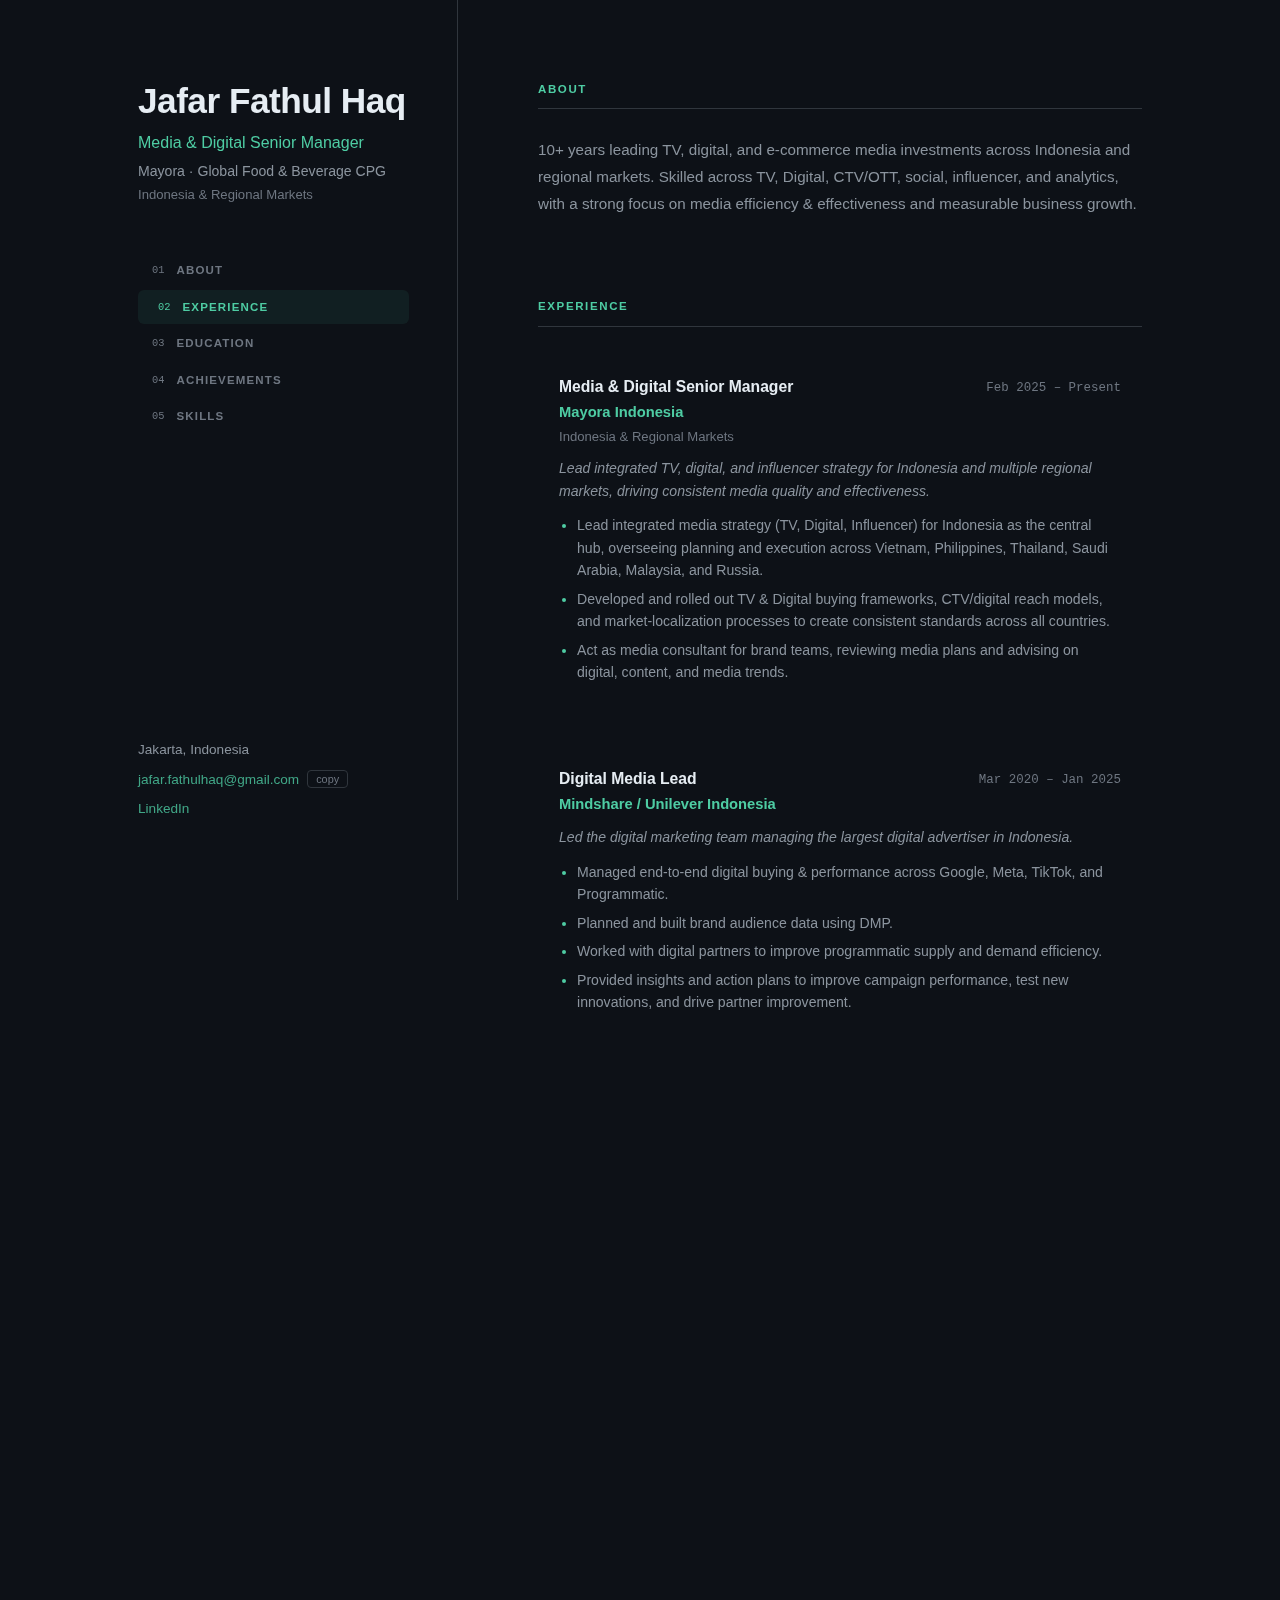
<file: index.html>
<!DOCTYPE html>
<html lang="en">

<head>
  <meta charset="UTF-8" />
  <meta name="viewport" content="width=device-width, initial-scale=1.0" />
  <title>Jafar Fathul Haq — Media &amp; Digital Senior Manager</title>

  <!-- SEO: tells Google what this page is about -->
  <meta name="description" content="Jafar Fathul Haq — Media &amp; Digital Senior Manager at Mayora with 10+ years leading TV, digital, and e-commerce media investments across Indonesia and regional markets." />
  <meta name="keywords" content="Jafar Fathul Haq, media manager, digital marketing, Indonesia, Mayora, Mindshare, Unilever, media buying" />
  <meta name="author" content="Jafar Fathul Haq" />

  <!-- Open Graph: controls how your link looks when shared on WhatsApp, LinkedIn etc -->
  <meta property="og:title" content="Jafar Fathul Haq — Media &amp; Digital Senior Manager" />
  <meta property="og:description" content="10+ years leading TV, digital, and e-commerce media investments across Indonesia and regional markets." />
  <meta property="og:type" content="profile" />
  <meta property="og:url" content="https://jafarfh.com" />

  <!-- Google Analytics -->
  <script async src="https://www.googletagmanager.com/gtag/js?id=G-BJR2R85PR3"></script>
  <script>
    window.dataLayer = window.dataLayer || [];
    function gtag(){dataLayer.push(arguments);}
    gtag('js', new Date());
    gtag('config', 'G-BJR2R85PR3');
  </script>

  <link rel="stylesheet" href="style.css" />

  <!-- Structured data: helps Google understand you're a real person -->
  <script type="application/ld+json">
  {
    "@context": "https://schema.org",
    "@type": "Person",
    "name": "Jafar Fathul Haq",
    "url": "https://jafarfh.com",
    "jobTitle": "Media & Digital Senior Manager",
    "worksFor": {
      "@type": "Organization",
      "name": "Mayora",
      "url": "https://www.mayora.com/en/our-brands"
    },
    "address": {
      "@type": "PostalAddress",
      "addressLocality": "Jakarta",
      "addressCountry": "ID"
    },
    "sameAs": [
      "https://www.linkedin.com/in/jafarfh/"
    ],
    "email": "jafar.fathulhaq@gmail.com"
  }
  </script>
</head>

<body>

  <!-- Animated background blobs — purely decorative, hidden from screen readers -->
  <div class="bg-blobs" aria-hidden="true">
    <div class="blob blob-1"></div>
    <div class="blob blob-2"></div>
    <div class="blob blob-3"></div>
  </div>

  <!-- Two-column layout: sidebar on left, content on right -->
  <div class="layout">

    <!-- =============================================
         LEFT SIDEBAR — sticky, stays in place while
         the right column scrolls
         ============================================= -->
    <aside class="sidebar">

      <div class="sidebar-top">
        <h1>Jafar Fathul Haq</h1>
        <p class="sidebar-role">Media &amp; Digital Senior Manager</p>
        <p class="sidebar-company"><a href="https://www.mayora.com/en/our-brands" target="_blank">Mayora</a> &middot; Global Food &amp; Beverage CPG</p>
        <p class="sidebar-tagline">Indonesia &amp; Regional Markets</p>

        <!-- Navigation — JS will add .active to the current section's link -->
        <nav class="sidebar-nav" aria-label="Page sections">
          <a href="#about"        class="nav-link">About</a>
          <a href="#experience"   class="nav-link">Experience</a>
          <a href="#education"    class="nav-link">Education</a>
          <a href="#achievements" class="nav-link">Achievements</a>
          <a href="#skills"       class="nav-link">Skills</a>
        </nav>
      </div>

      <div class="sidebar-footer">
        <ul class="contact-list">
          <li>Jakarta, Indonesia</li>
          <li class="email-item">
            <a href="mailto:jafar.fathulhaq@gmail.com">jafar.fathulhaq@gmail.com</a>
            <button class="copy-btn" data-copy="jafar.fathulhaq@gmail.com" aria-label="Copy email">
              copy
            </button>
          </li>
          <li><a href="https://www.linkedin.com/in/jafarfh/" target="_blank">LinkedIn</a></li>
        </ul>
      </div>

    </aside>

    <!-- =============================================
         RIGHT MAIN CONTENT — scrolls independently
         ============================================= -->
    <main class="main-content">

      <!-- Each section has an id so the nav links and JS can target it -->

      <section id="about" class="section">
        <h2 class="section-title">About</h2>
        <p>
          10+ years leading TV, digital, and e-commerce media investments across Indonesia and regional markets.
          Skilled across TV, Digital, CTV/OTT, social, influencer, and analytics, with a strong focus on media
          efficiency &amp; effectiveness and measurable business growth.
        </p>


      </section>

      <section id="experience" class="section">
        <h2 class="section-title">Experience</h2>

        <div class="job">
          <div class="job-header">
            <div>
              <h3 class="job-title">Media &amp; Digital Senior Manager</h3>
              <p class="job-company"><a href="https://www.mayora.com/en/our-brands" target="_blank">Mayora Indonesia</a></p>
              <p class="job-context">Indonesia &amp; Regional Markets</p>
            </div>
            <span class="job-date">Feb 2025 – Present</span>
          </div>
          <p class="job-summary">
            Lead integrated TV, digital, and influencer strategy for Indonesia and multiple regional markets,
            driving consistent media quality and effectiveness.
          </p>
          <ul>
            <li>Lead integrated media strategy (TV, Digital, Influencer) for Indonesia as the central hub, overseeing planning and execution across Vietnam, Philippines, Thailand, Saudi Arabia, Malaysia, and Russia.</li>
            <li>Developed and rolled out TV &amp; Digital buying frameworks, CTV/digital reach models, and market-localization processes to create consistent standards across all countries.</li>
            <li>Act as media consultant for brand teams, reviewing media plans and advising on digital, content, and media trends.</li>
          </ul>
        </div>

        <div class="job">
          <div class="job-header">
            <div>
              <h3 class="job-title">Digital Media Lead</h3>
              <p class="job-company">Mindshare / Unilever Indonesia</p>
            </div>
            <span class="job-date">Mar 2020 – Jan 2025</span>
          </div>
          <p class="job-summary">Led the digital marketing team managing the largest digital advertiser in Indonesia.</p>
          <ul>
            <li>Managed end-to-end digital buying &amp; performance across Google, Meta, TikTok, and Programmatic.</li>
            <li>Planned and built brand audience data using DMP.</li>
            <li>Worked with digital partners to improve programmatic supply and demand efficiency.</li>
            <li>Provided insights and action plans to improve campaign performance, test new innovations, and drive partner improvement.</li>
          </ul>
        </div>

        <div class="job">
          <div class="job-header">
            <div>
              <h3 class="job-title">Digital Media Manager</h3>
              <p class="job-company">Mindshare / IKEA Indonesia</p>
            </div>
            <span class="job-date">Jul 2018 – Feb 2020</span>
          </div>
          <p class="job-summary">Worked with IKEA Indonesia to launch and grow its e-commerce business through strategic media planning.</p>
          <ul>
            <li>Developed long-term media plans balancing brand building and sales activation.</li>
            <li>Created strategies to deliver positive ROAS for existing customers and improve media mix effectiveness for new customers.</li>
            <li>Managed day-to-day campaign optimization with internal and external partners to maximize e-commerce sales impact.</li>
          </ul>
        </div>

        <div class="job">
          <div class="job-header">
            <div>
              <h3 class="job-title">Head of Digital Account</h3>
              <p class="job-company">InboundID / Digital Performance Agency Indonesia</p>
            </div>
            <span class="job-date">Feb 2015 – Jul 2018</span>
          </div>
          <p class="job-summary">Started as Account Executive, promoted to Manager within 10 months, and to Head of Account one year later.</p>
          <ul>
            <li>Led analytical strategy and digital performance marketing planning for all clients.</li>
            <li>Managed internal media buying team to execute campaigns and deliver strategic direction.</li>
            <li>Led and trained 5 account teams, managing day-to-day client relationships and growing the agency portfolio.</li>
          </ul>
        </div>

        <div class="job">
          <div class="job-header">
            <div>
              <h3 class="job-title">Account Executive Intern</h3>
              <p class="job-company">Mirum Agency</p>
            </div>
            <span class="job-date">2013</span>
          </div>
        </div>

        <!-- Replace the href value below with your Google Drive sharing link -->
        <a href="https://drive.google.com/file/d/1Bd4QWk7hEkPAF6FnrVO6UtrUypKUn7DJ/view?usp=sharing" target="_blank" class="resume-link">
          View Full Resume
          <!-- ↗ is an HTML entity that renders as an arrow icon → ↗ -->
          <span aria-hidden="true">&#x2197;</span>
        </a>

      </section>

      <section id="education" class="section">
        <h2 class="section-title">Education</h2>
        <div class="job">
          <div class="job-header">
            <div>
              <h3 class="job-title">Business Administration, Marketing</h3>
              <p class="job-company">Universitas Indonesia</p>
              <p class="job-context"><em>Graduated Cum Laude</em></p>
            </div>
            <span class="job-date">2010 – 2014</span>
          </div>
        </div>
      </section>

      <section id="achievements" class="section">
        <h2 class="section-title">Key Achievements</h2>
        <ul class="achievements-list">
          <li>Delivered <strong>40% digital media buying efficiency</strong> in first 6 months at Mayora (2025).</li>
          <li>Created and implemented <strong>Mayora TV &amp; Digital Best Practices</strong> that contributed to visible sales impact (2025).</li>
          <li><strong>The Innovators 2023</strong> — The Trade Desk (First Year Recipient).</li>
          <li>Achieved <strong>96% Unilever Performance Compliance</strong> (highest globally) while driving brand power growth (2022–2024).</li>
          <li>Exceeded <strong>IKEA e-commerce sales target by 3×</strong> in the first year of launch (2018–2019).</li>
          <li><strong>Employee of the Year 2016</strong> — InboundID.</li>
          <li>Consistently rated <strong>4.7/5</strong> in employee evaluations across a 10-year career.</li>
          <li>Achieved <strong>98% client satisfaction score</strong> for InboundID Account Team (2016–2017).</li>
        </ul>
      </section>

      <section id="skills" class="section">
        <h2 class="section-title">Skills &amp; Tools</h2>
        <dl class="skills-list">
          <dt>Media Buying</dt>
          <dd>Google Ads · Meta Ads · TikTok Ads · The Trade Desk · DV360</dd>

          <dt>Measurement &amp; Analytics</dt>
          <dd>Google Analytics · Campaign Manager 360 · DoubleVerify · Nielsen Data</dd>

          <dt>Research &amp; Optimisation</dt>
          <dd>Search Console · SEMRush · TikTok Marketscope</dd>
        </dl>
      </section>

    </main>
  </div>

  <script src="script.js" defer></script>

</body>
</html>
</file>
<file: style.css>
/* ===========================================
   COLOR VARIABLES
=========================================== */

:root {
  --bg-page:      #0d1117;
  --bg-hover:     #161b22;
  --border:       #30363d;
  --text-primary: #e6edf3;
  --text-muted:   #8b949e;
  --text-faint:   #6e7681;
  --accent:       #4ecca3;
}


/* ===========================================
   RESET & BASE
=========================================== */

*, *::before, *::after {
  box-sizing: border-box;
  margin: 0;
  padding: 0;
}

html {
  /* smooth-scroll makes anchor links (#about etc.) animate instead of jump */
  scroll-behavior: smooth;
}

body {
  font-family: -apple-system, BlinkMacSystemFont, 'Segoe UI', Roboto, Helvetica, Arial, sans-serif;
  font-size: 16px;
  line-height: 1.6;
  color: var(--text-primary);
  background-color: var(--bg-page);
}

a {
  color: inherit;
  text-decoration: none;
}


/* ===========================================
   TWO-COLUMN LAYOUT
   Left: sticky sidebar
   Right: scrollable content
=========================================== */

.layout {
  display: flex;                 /* Side-by-side columns */
  max-width: 1100px;
  margin: 0 auto;
  min-height: 100vh;
  padding: 0 48px;
  gap: 80px;                     /* Space between the two columns */
}


/* ===========================================
   LEFT SIDEBAR
=========================================== */

.sidebar {
  width: 320px;
  flex-shrink: 0;                /* Never let the sidebar shrink */

  /* sticky: the sidebar scrolls with the page until it hits top: 0,
     then it sticks there. height: 100vh fills the full screen height. */
  position: sticky;
  top: 0;
  height: 100vh;

  /* flex column so we can push the footer to the bottom */
  display: flex;
  flex-direction: column;
  justify-content: space-between;
  padding: 80px 0;

  /* Faint right border as a visual separator between columns */
  border-right: 1px solid var(--border);
  padding-right: 48px;
}

.sidebar-top h1 {
  font-size: 2.2rem;
  font-weight: 700;
  letter-spacing: -0.5px;
  color: var(--text-primary);
  line-height: 1.2;
  margin-bottom: 8px;
  /* Subtle color shift on hover — draws attention without being loud */
  transition: color 0.2s;
  cursor: default;
}

.sidebar-top h1:hover {
  color: var(--accent);
}

.sidebar-role {
  font-size: 1rem;
  font-weight: 500;
  color: var(--accent);
  margin-bottom: 4px;
}

.sidebar-company {
  font-size: 0.88rem;
  color: var(--text-muted);
  margin-top: 2px;
}

.sidebar-tagline {
  font-size: 0.82rem;
  color: var(--text-faint);
  margin-top: 2px;
  margin-bottom: 48px;
}


/* ===========================================
   SIDEBAR NAVIGATION
   Numbered items with pill highlight on hover/active.
   Uses a CSS counter to auto-generate 01, 02, 03...
   without needing to write numbers in the HTML.
=========================================== */

.sidebar-nav {
  display: flex;
  flex-direction: column;
  gap: 2px;
  /* counter-reset starts the CSS counter at 0 */
  counter-reset: nav-counter;
}

.nav-link {
  display: flex;
  align-items: center;
  gap: 12px;
  padding: 8px 14px;
  border-radius: 6px;
  font-size: 0.72rem;
  font-weight: 700;
  letter-spacing: 0.1em;
  text-transform: uppercase;
  color: var(--text-faint);
  /* Animate color, background, and left indent together */
  transition: color 0.2s ease,
              background-color 0.2s ease,
              padding-left 0.2s ease;
}

/* CSS counter — auto-generates 01, 02, 03...
   counter-increment increases the count for each .nav-link.
   decimal-leading-zero formats it as 01, 02 etc. */
.nav-link::before {
  counter-increment: nav-counter;
  content: counter(nav-counter, decimal-leading-zero);
  font-family: 'SF Mono', 'Fira Code', monospace;
  font-size: 0.65rem;
  font-weight: 400;
  letter-spacing: 0;
  color: var(--text-faint);
  flex-shrink: 0;
  transition: color 0.2s ease;
}

.nav-link:hover {
  color: var(--text-muted);
  background: rgba(255, 255, 255, 0.04);
  padding-left: 20px; /* Subtle indent on hover */
}

.nav-link:hover::before {
  color: var(--accent);
}

/* .active is added by JavaScript when that section is in view */
.nav-link.active {
  color: var(--accent);
  background: rgba(78, 204, 163, 0.08); /* Faint teal pill */
  padding-left: 20px;
}

.nav-link.active::before {
  color: var(--accent);
}


/* ===========================================
   SIDEBAR FOOTER — contact info
=========================================== */

.contact-list {
  list-style: none;
  display: flex;
  flex-direction: column;
  gap: 8px;
  font-size: 0.85rem;
  color: var(--text-muted);
}

.contact-list li {
  /* Each item slides right slightly on hover */
  transition: transform 0.2s ease;
}

.contact-list li:hover {
  transform: translateX(5px);
}

.contact-list a {
  color: var(--accent);
  opacity: 0.8;
  transition: opacity 0.2s;
}

.contact-list a:hover {
  opacity: 1;
}

.email-item {
  display: flex;
  align-items: center;
  gap: 8px;
}

.copy-btn {
  background: none;
  border: 1px solid var(--border);
  color: var(--text-faint);
  font-size: 0.68rem;
  font-family: inherit;
  padding: 2px 8px;
  border-radius: 4px;
  cursor: pointer;
  transition: border-color 0.2s, color 0.2s;
}

.copy-btn:hover,
.copy-btn.copied {
  border-color: var(--accent);
  color: var(--accent);
}


/* ===========================================
   RIGHT MAIN CONTENT
=========================================== */

.main-content {
  flex: 1;
  padding: 80px 0 160px; /* Extra bottom padding so last section can trigger active nav */
}


/* ===========================================
   SECTIONS
=========================================== */

.section {
  margin-bottom: 80px;

  /* scroll-margin-top = gap between the top of the viewport and the section
     when it's navigated to via an anchor link (clicking the sidebar nav).
     Without this, sections snap right to the top edge — "mepet banget". */
  scroll-margin-top: 80px;
}

.section-title {
  font-size: 0.72rem;
  font-weight: 700;
  letter-spacing: 0.14em;
  text-transform: uppercase;
  color: var(--accent);
  margin-bottom: 28px;
  padding-bottom: 10px;
  border-bottom: 1px solid var(--border);
}

.section > p {
  font-size: 0.95rem;
  color: var(--text-muted);
  line-height: 1.75;
}


/* ===========================================
   JOB CARDS
=========================================== */

.job {
  margin-bottom: 36px;
  padding: 20px;
  border-radius: 8px;
  border: 1px solid transparent;
  /* Animate border and background on hover */
  transition: border-color 0.2s ease, background-color 0.2s ease;
}

.job:last-child {
  margin-bottom: 0;
}

.job:hover {
  border-color: var(--border);
  background-color: var(--bg-hover);
}

.job-header {
  display: flex;
  justify-content: space-between;
  align-items: flex-start;
  gap: 16px;
  margin-bottom: 10px;
}

.job-title {
  font-size: 0.98rem;
  font-weight: 600;
  color: var(--text-primary);
  line-height: 1.4;
}

.job-company {
  font-size: 0.92rem;
  font-weight: 600;
  color: var(--accent);
  margin-top: 3px;
}

.job-context {
  font-size: 0.82rem;
  color: var(--text-faint);
  margin-top: 2px;
}

.job-date {
  font-size: 0.78rem;
  color: var(--text-faint);
  white-space: nowrap;
  flex-shrink: 0;
  padding-top: 3px;
  font-family: 'SF Mono', 'Fira Code', monospace;
}

.job-summary {
  font-size: 0.88rem;
  color: var(--text-muted);
  font-style: italic;
  margin-bottom: 12px;
  line-height: 1.6;
}

.job ul {
  padding-left: 18px;
}

.job ul li {
  font-size: 0.88rem;
  color: var(--text-muted);
  margin-bottom: 6px;
  line-height: 1.6;
}

.job ul li::marker {
  color: var(--accent);
}


/* ===========================================
   VIEW FULL RESUME LINK
=========================================== */

.resume-link {
  display: inline-flex;
  align-items: center;
  gap: 6px;
  margin-top: 24px;
  padding: 10px 20px;
  border: 1px solid var(--border);
  border-radius: 6px;
  font-size: 0.82rem;
  font-weight: 600;
  letter-spacing: 0.04em;
  color: var(--text-muted);
  text-decoration: none;
  transition: border-color 0.2s, color 0.2s, background-color 0.2s;
}

.resume-link:hover {
  border-color: var(--accent);
  color: var(--accent);
  background-color: rgba(78, 204, 163, 0.06);
}


/* ===========================================
   ACHIEVEMENTS
=========================================== */

.achievements-list {
  padding-left: 18px;
}

.achievements-list li {
  font-size: 0.9rem;
  color: var(--text-muted);
  margin-bottom: 10px;
  line-height: 1.6;
}

.achievements-list li::marker {
  color: var(--accent);
}

.achievements-list strong {
  color: var(--text-primary);
}


/* ===========================================
   SKILLS
=========================================== */

.skills-list {
  display: grid;
  grid-template-columns: max-content 1fr;
  gap: 14px 32px;
}

.skills-list dt {
  font-size: 0.75rem;
  font-weight: 700;
  letter-spacing: 0.05em;
  color: var(--text-faint);
  text-transform: uppercase;
  padding-top: 2px;
}

.skills-list dd {
  font-size: 0.9rem;
  color: var(--text-muted);
  line-height: 1.6;
}


/* ===========================================
   SCROLL-IN ANIMATIONS
=========================================== */

.fade-in {
  opacity: 0;
  transform: translateY(20px);
  transition: opacity 0.5s ease, transform 0.5s ease;
}

.fade-in.visible {
  opacity: 1;
  transform: translateY(0);
}


/* ===========================================
   RESPONSIVE — stack on mobile
=========================================== */

@media (max-width: 768px) {
  .layout {
    flex-direction: column; /* Stack sidebar on top of content */
    padding: 0 24px;
    gap: 0;
  }

  .sidebar {
    position: static;   /* Remove sticky on mobile */
    height: auto;
    width: 100%;
    padding: 48px 0 32px;
  }

  .sidebar-nav {
    display: none;      /* Hide nav on mobile — user just scrolls */
  }

  .main-content {
    padding: 32px 0 80px;
  }

  /* Job & education header: single column, date on top */
  .job-header {
    flex-direction: column;
    gap: 4px;
  }

  /* order: -1 moves the date to the top visually
     without changing the HTML order */
  .job-date {
    order: -1;
    white-space: normal; /* Allow date to wrap if needed */
  }

  /* Skills: drop the two-column grid, go single column */
  .skills-list {
    grid-template-columns: 1fr;
    gap: 16px;
  }

  .skills-list dt {
    margin-bottom: -8px; /* Tighten gap between label and its tools */
  }
}
</file>
